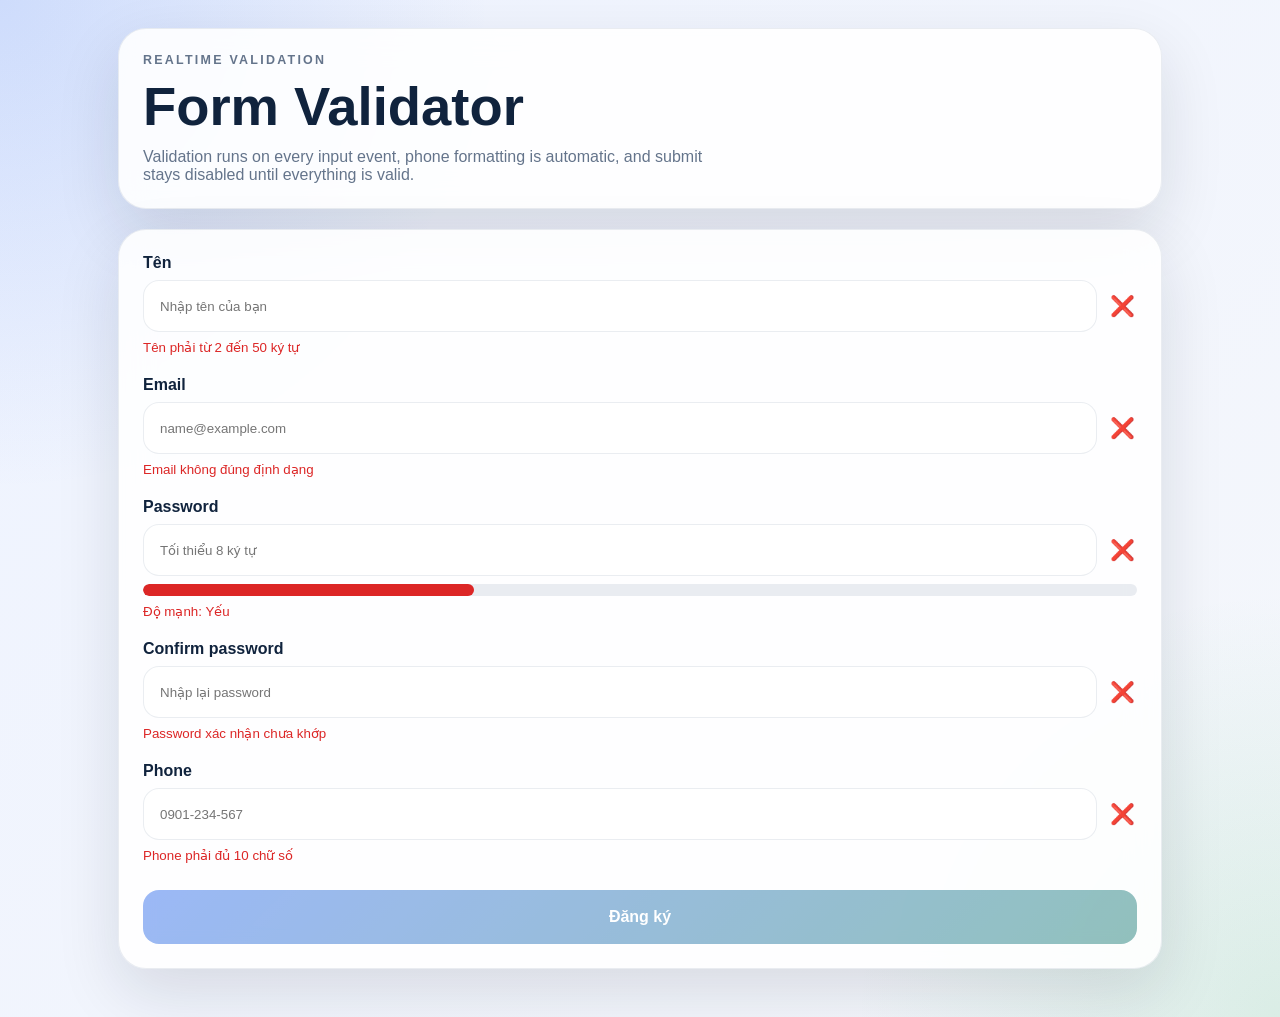
<file: form_validator/index.html>
<!doctype html>
<html lang="en">
<head>
  <meta charset="UTF-8">
  <meta name="viewport" content="width=device-width, initial-scale=1.0">
  <title>Form Validator</title>
  <link rel="stylesheet" href="style.css">
</head>
<body>
  <main class="page">
    <section class="hero">
      <p class="eyebrow">Realtime validation</p>
      <h1>Form Validator</h1>
      <p>Validation runs on every input event, phone formatting is automatic, and submit stays disabled until everything is valid.</p>
    </section>

    <section class="panel">
      <form id="registerForm" novalidate>
        <div class="field">
          <label for="nameInput">Tên</label>
          <div class="control">
            <input id="nameInput" type="text" placeholder="Nhập tên của bạn" aria-describedby="nameMessage">
            <span id="nameStatus" class="status"></span>
          </div>
          <small id="nameMessage" class="message"></small>
        </div>

        <div class="field">
          <label for="emailInput">Email</label>
          <div class="control">
            <input id="emailInput" type="email" placeholder="name@example.com" aria-describedby="emailMessage">
            <span id="emailStatus" class="status"></span>
          </div>
          <small id="emailMessage" class="message"></small>
        </div>

        <div class="field">
          <label for="passwordInput">Password</label>
          <div class="control">
            <input id="passwordInput" type="password" placeholder="Tối thiểu 8 ký tự" aria-describedby="passwordMessage">
            <span id="passwordStatus" class="status"></span>
          </div>
          <div class="meter"><div id="passwordBar" class="meter-fill"></div></div>
          <small id="passwordMessage" class="message"></small>
        </div>

        <div class="field">
          <label for="confirmInput">Confirm password</label>
          <div class="control">
            <input id="confirmInput" type="password" placeholder="Nhập lại password" aria-describedby="confirmMessage">
            <span id="confirmStatus" class="status"></span>
          </div>
          <small id="confirmMessage" class="message"></small>
        </div>

        <div class="field">
          <label for="phoneInput">Phone</label>
          <div class="control">
            <input id="phoneInput" type="text" inputmode="numeric" placeholder="0901-234-567" aria-describedby="phoneMessage">
            <span id="phoneStatus" class="status"></span>
          </div>
          <small id="phoneMessage" class="message"></small>
        </div>

        <button id="submitBtn" class="submit-btn" type="submit" disabled>Đăng ký</button>
      </form>
    </section>
  </main>

  <div id="successModal" class="modal" aria-hidden="true">
    <div class="modal-card" role="dialog" aria-modal="true" aria-labelledby="successTitle">
      <button id="closeModal" class="modal-close" type="button" aria-label="Close modal">✕</button>
      <h2 id="successTitle">Đăng ký thành công!</h2>
      <div id="successBody" class="modal-body"></div>
    </div>
  </div>

  <script src="app.js"></script>
</body>
</html>
</file>
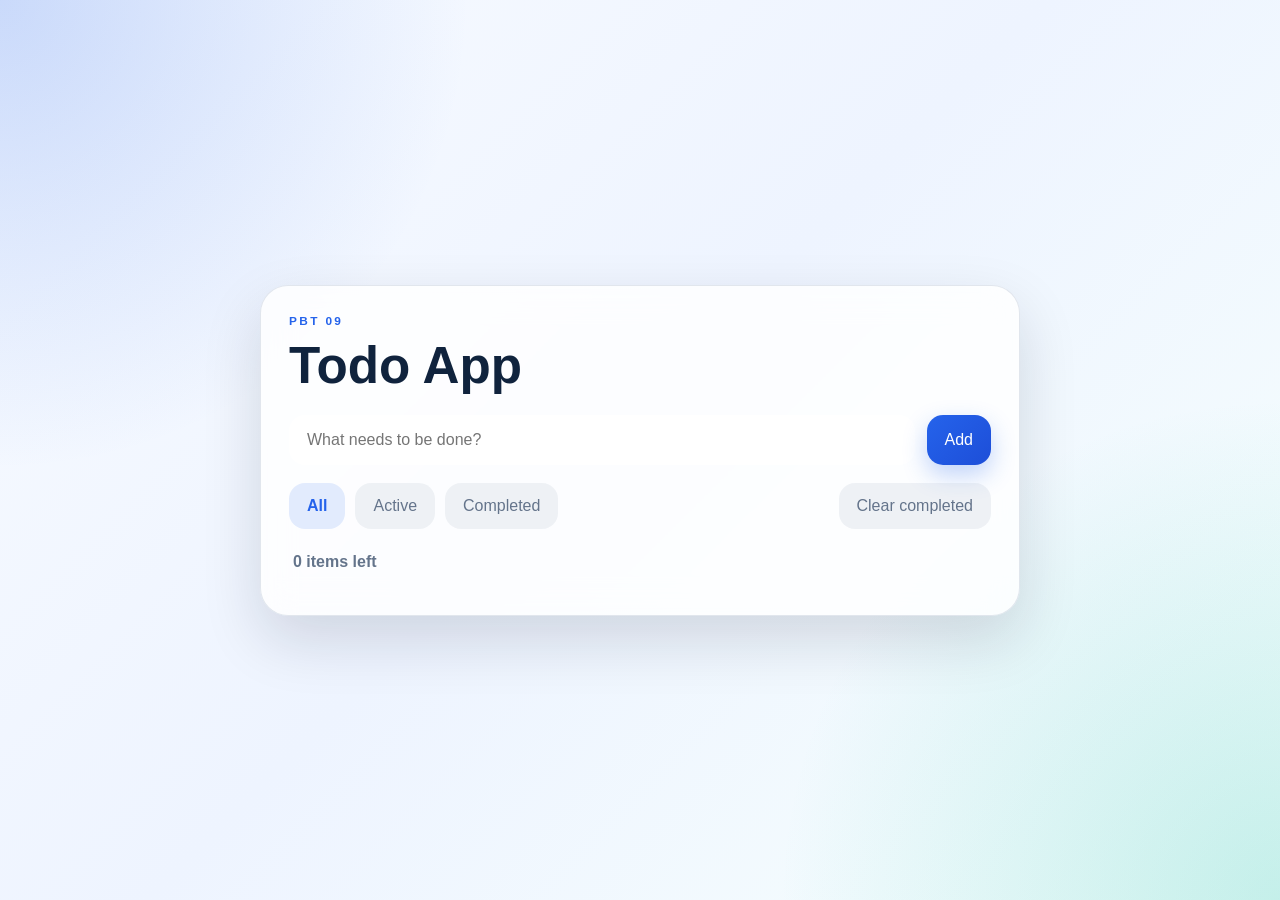
<file: todo_app/index.html>
<!doctype html>
<html lang="en">
<head>
  <meta charset="UTF-8">
  <meta name="viewport" content="width=device-width, initial-scale=1.0">
  <title>Todo App</title>
  <link rel="stylesheet" href="style.css">
</head>
<body>
  <div class="app-shell">
    <section class="card">
      <p class="eyebrow">PBT 09</p>
      <h1>Todo App</h1>
      <form id="todoForm" class="todo-form" autocomplete="off">
        <input id="todoInput" type="text" placeholder="What needs to be done?" aria-label="Todo input">
        <button type="submit">Add</button>
      </form>

      <div class="toolbar">
        <div class="filters" role="tablist" aria-label="Todo filters">
          <button type="button" class="filter active" data-filter="all">All</button>
          <button type="button" class="filter" data-filter="active">Active</button>
          <button type="button" class="filter" data-filter="completed">Completed</button>
        </div>
        <button type="button" id="clearCompleted" class="ghost-btn">Clear completed</button>
      </div>

      <div class="meta">
        <span id="todoCount">0 items left</span>
      </div>

      <ul id="todoList" class="todo-list" aria-label="Todo list"></ul>
    </section>
  </div>

  <script src="app.js"></script>
</body>
</html>
</file>
<file: form_validator/style.css>
:root {
  --bg: #f5f7fb;
  --surface: rgba(255, 255, 255, 0.88);
  --surface-strong: #ffffff;
  --text: #10233d;
  --muted: #64748b;
  --border: rgba(148, 163, 184, 0.2);
  --accent: #2563eb;
  --good: #16a34a;
  --warn: #d97706;
  --bad: #dc2626;
  --shadow: 0 24px 64px rgba(15, 23, 42, 0.12);
}

* {
  box-sizing: border-box;
}

body {
  margin: 0;
  min-height: 100vh;
  font-family: "Segoe UI", Arial, sans-serif;
  color: var(--text);
  background:
    radial-gradient(circle at top left, rgba(37, 99, 235, 0.16), transparent 30%),
    radial-gradient(circle at bottom right, rgba(22, 163, 74, 0.12), transparent 26%),
    linear-gradient(135deg, #eef3ff 0%, var(--bg) 100%);
}

.page {
  width: min(1080px, 100%);
  margin: 0 auto;
  padding: 28px 18px 48px;
}

.hero,
.panel,
.modal-card {
  border: 1px solid var(--border);
  border-radius: 28px;
  background: var(--surface);
  backdrop-filter: blur(16px);
  box-shadow: var(--shadow);
}

.hero {
  padding: 24px;
  margin-bottom: 20px;
}

.hero h1 {
  margin: 8px 0 10px;
  font-size: clamp(2rem, 5vw, 3.4rem);
}

.hero p {
  margin: 0;
  color: var(--muted);
  max-width: 64ch;
}

.eyebrow {
  margin: 0;
  color: var(--accent);
  text-transform: uppercase;
  letter-spacing: 0.18em;
  font-size: 0.78rem;
  font-weight: 800;
}

.panel {
  padding: 24px;
}

form {
  display: grid;
  gap: 16px;
}

.field {
  display: grid;
  gap: 8px;
}

label {
  font-weight: 700;
}

.control {
  display: grid;
  grid-template-columns: 1fr auto;
  gap: 10px;
  align-items: center;
}

input {
  width: 100%;
  min-height: 52px;
  padding: 0 16px;
  border: 1px solid var(--border);
  border-radius: 16px;
  background: var(--surface-strong);
  color: var(--text);
  outline: none;
  transition: box-shadow 160ms ease, border-color 160ms ease;
}

input:focus {
  border-color: rgba(37, 99, 235, 0.42);
  box-shadow: 0 0 0 4px rgba(37, 99, 235, 0.16);
}

.status {
  min-width: 30px;
  text-align: center;
  font-size: 1.25rem;
  font-weight: 800;
}

.message {
  min-height: 20px;
  color: var(--muted);
}

.message.error {
  color: var(--bad);
}

.message.success {
  color: var(--good);
}

.meter {
  width: 100%;
  height: 12px;
  border-radius: 999px;
  background: rgba(148, 163, 184, 0.2);
  overflow: hidden;
}

.meter-fill {
  width: 0;
  height: 100%;
  border-radius: inherit;
  background: linear-gradient(90deg, var(--bad), var(--warn));
  transition: width 160ms ease, background-color 160ms ease;
}

.submit-btn {
  margin-top: 6px;
  min-height: 54px;
  border: 0;
  border-radius: 16px;
  background: linear-gradient(135deg, #2563eb, #0f766e);
  color: #fff;
  font: inherit;
  font-weight: 800;
  cursor: pointer;
  transition: transform 160ms ease, opacity 160ms ease;
}

.submit-btn:disabled {
  opacity: 0.45;
  cursor: not-allowed;
}

.submit-btn:not(:disabled):hover {
  transform: translateY(-1px);
}

.modal {
  position: fixed;
  inset: 0;
  display: none;
  align-items: center;
  justify-content: center;
  padding: 20px;
  background: rgba(15, 23, 42, 0.52);
}

.modal.open {
  display: flex;
}

.modal-card {
  width: min(560px, 100%);
  padding: 22px;
  position: relative;
  background: var(--surface-strong);
}

.modal-close {
  position: absolute;
  top: 16px;
  right: 16px;
  width: 42px;
  height: 42px;
  border: 0;
  border-radius: 14px;
  background: rgba(148, 163, 184, 0.14);
  cursor: pointer;
}

.modal-body {
  display: grid;
  gap: 10px;
  margin-top: 16px;
  color: var(--muted);
}

@media (max-width: 640px) {
  .page {
    padding: 16px 12px 36px;
  }

  .hero,
  .panel,
  .modal-card {
    border-radius: 22px;
  }

  .control {
    grid-template-columns: 1fr;
  }
}
</file>
<file: todo_app/style.css>
:root {
  color-scheme: light;
  --bg: #f3f6fb;
  --panel: rgba(255, 255, 255, 0.82);
  --panel-border: rgba(148, 163, 184, 0.26);
  --text: #10233d;
  --muted: #64748b;
  --accent: #2563eb;
  --accent-2: #14b8a6;
  --danger: #ef4444;
  --shadow: 0 24px 60px rgba(15, 23, 42, 0.14);
}

* {
  box-sizing: border-box;
}

body {
  margin: 0;
  min-height: 100vh;
  font-family: "Segoe UI", Arial, sans-serif;
  color: var(--text);
  background:
    radial-gradient(circle at top left, rgba(37, 99, 235, 0.22), transparent 30%),
    radial-gradient(circle at bottom right, rgba(20, 184, 166, 0.22), transparent 32%),
    linear-gradient(135deg, #f8fbff 0%, #eef4ff 48%, #f6fffd 100%);
}

.app-shell {
  min-height: 100vh;
  display: grid;
  place-items: center;
  padding: 32px 16px;
}

.card {
  width: min(760px, 100%);
  padding: 28px;
  border: 1px solid var(--panel-border);
  border-radius: 28px;
  background: var(--panel);
  box-shadow: var(--shadow);
  backdrop-filter: blur(16px);
}

.eyebrow {
  margin: 0 0 8px;
  letter-spacing: 0.2em;
  text-transform: uppercase;
  font-size: 0.74rem;
  color: var(--accent);
  font-weight: 700;
}

h1 {
  margin: 0 0 20px;
  font-size: clamp(2rem, 4vw, 3.2rem);
}

.todo-form {
  display: grid;
  grid-template-columns: 1fr auto;
  gap: 12px;
  margin-bottom: 18px;
}

.todo-form input,
.todo-form button,
.ghost-btn,
.filter {
  border: 0;
  border-radius: 16px;
  font: inherit;
}

.todo-form input {
  padding: 16px 18px;
  background: rgba(255, 255, 255, 0.92);
  color: var(--text);
  outline: 2px solid transparent;
  transition: outline-color 160ms ease, transform 160ms ease;
}

.todo-form input:focus {
  outline-color: rgba(37, 99, 235, 0.35);
  transform: translateY(-1px);
}

.todo-form button,
.ghost-btn,
.filter {
  padding: 14px 18px;
  cursor: pointer;
  transition: transform 160ms ease, background-color 160ms ease, color 160ms ease;
}

.todo-form button {
  color: #fff;
  background: linear-gradient(135deg, var(--accent), #1d4ed8);
  box-shadow: 0 10px 24px rgba(37, 99, 235, 0.28);
}

.ghost-btn {
  color: var(--muted);
  background: rgba(148, 163, 184, 0.14);
}

.filter {
  background: rgba(148, 163, 184, 0.14);
  color: var(--muted);
}

.todo-form button:hover,
.ghost-btn:hover,
.filter:hover {
  transform: translateY(-1px);
}

.toolbar {
  display: flex;
  align-items: center;
  justify-content: space-between;
  gap: 16px;
  flex-wrap: wrap;
  margin-bottom: 14px;
}

.filters {
  display: flex;
  gap: 10px;
  flex-wrap: wrap;
}

.filter.active {
  background: rgba(37, 99, 235, 0.12);
  color: var(--accent);
  font-weight: 700;
}

.meta {
  display: flex;
  justify-content: space-between;
  align-items: center;
  padding: 10px 4px 16px;
  color: var(--muted);
  font-weight: 600;
}

.todo-list {
  list-style: none;
  padding: 0;
  margin: 0;
  display: grid;
  gap: 10px;
}

.todo-item {
  display: grid;
  grid-template-columns: auto 1fr auto;
  gap: 12px;
  align-items: center;
  padding: 14px 16px;
  border-radius: 18px;
  background: rgba(255, 255, 255, 0.88);
  border: 1px solid rgba(148, 163, 184, 0.18);
  transition: transform 160ms ease, box-shadow 160ms ease, opacity 160ms ease;
}

.todo-item:hover {
  transform: translateY(-1px);
  box-shadow: 0 10px 22px rgba(15, 23, 42, 0.08);
}

.todo-item.completed .todo-text {
  text-decoration: line-through;
  color: var(--muted);
}

.todo-marker {
  width: 14px;
  height: 14px;
  border-radius: 999px;
  border: 2px solid rgba(37, 99, 235, 0.55);
  background: transparent;
  cursor: pointer;
}

.todo-item.completed .todo-marker {
  background: var(--accent-2);
  border-color: var(--accent-2);
}

.todo-text {
  cursor: pointer;
  user-select: none;
  word-break: break-word;
}

.todo-actions {
  display: flex;
  gap: 8px;
}

.action-btn {
  width: 36px;
  height: 36px;
  border: 0;
  border-radius: 12px;
  cursor: pointer;
  background: rgba(148, 163, 184, 0.12);
  color: var(--muted);
  transition: transform 160ms ease, background-color 160ms ease;
}

.action-btn:hover {
  transform: translateY(-1px);
  background: rgba(239, 68, 68, 0.12);
  color: var(--danger);
}

.edit-input {
  width: 100%;
  border: 1px solid rgba(37, 99, 235, 0.22);
  border-radius: 12px;
  padding: 10px 12px;
  font: inherit;
}

@media (max-width: 640px) {
  .card {
    padding: 20px;
    border-radius: 22px;
  }

  .todo-form {
    grid-template-columns: 1fr;
  }

  .todo-item {
    grid-template-columns: auto 1fr;
  }

  .todo-actions {
    grid-column: 1 / -1;
    justify-content: flex-end;
  }
}
</file>
